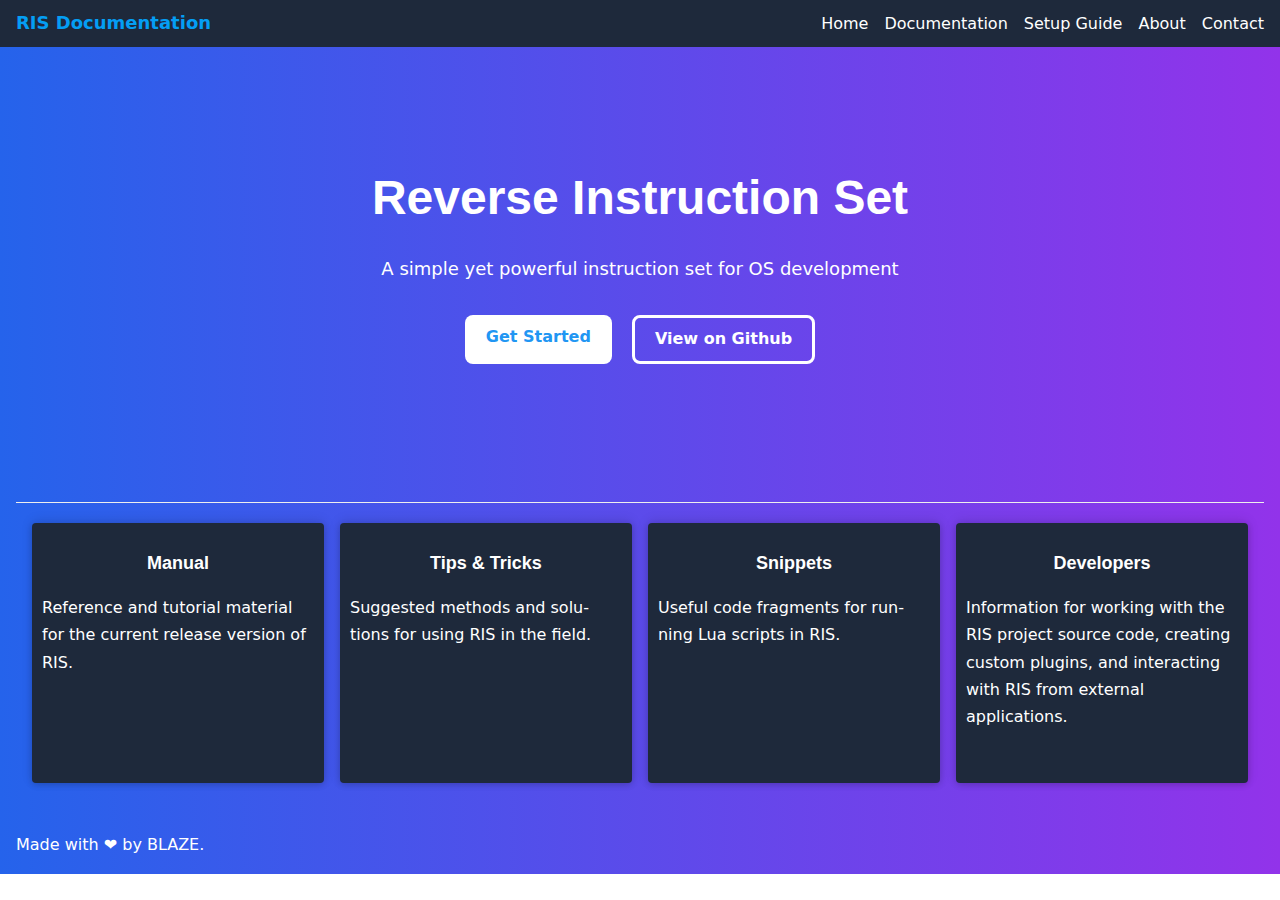
<file: index.html>
<!DOCTYPE html>
<html lang="en">

<head>
    <meta charset="utf-8">
    <meta name="viewport" content="user-scalable=no, width=device-width, initial-scale=0.9, maximum-scale=0.9" />
    <meta itemprop="name" content="RIS Docs" />
    <meta property="og:title" content="RIS Docs" />
    <meta property="og:type" content="website" />
    <meta property="og:locale" content="en_US" />

    <!-- Page title  -->
    <title>RIS Documentation</title>

    <link rel="stylesheet" href="./css/equery.css" />
    <link rel="stylesheet" href="./css/docs.css" />
    <link rel="stylesheet" href="https://fonts.googleapis.com/css?family=Source+Sans+Pro:300,400,600" />
    <link href="https://fonts.googleapis.com/css?family=Nunito:400,700" rel="stylesheet" />
</head>

<body>
    <div class="e-text-white" style="background: rgba(0, 0, 0, 0) linear-gradient(to right, rgb(37 99 235), rgb(146 51 234)) repeat scroll 0% 0% / auto padding-box border-box;font-family: ui-sans-serif, system-ui, sans-serif, 'Apple Color Emoji', 'Segoe UI Emoji', 'Segoe UI Symbol', 'Noto Color Emoji', 'Roboto'">
        <nav class="e-padding e-gray-800">
            <div class="e-flex item-center justify-between e-center">
                <a class="e-large e-bold" href="./" style="font-size: 18px">RIS Documentation</a>
                <div class="e-flex justify-evenly">
                    <a class="e-text-white e-hover-text-gray e-margin-left e-medium" href="./">Home</a>
                    <a class="e-text-white e-hover-text-gray e-margin-left e-medium" href="./manual/">Documentation</a>
                    <a class="e-text-white e-hover-text-gray e-margin-left e-medium" href="./manual#setup/">Setup Guide</a>
                    <a class="e-text-white e-hover-text-gray e-margin-left e-medium" href="./about/">About</a>
                    <a class="e-text-white e-hover-text-gray e-margin-left e-medium" href="./contact/">Contact</a>
                </div>
            </div>
        </nav>
        <header class="e-text-center" style="padding: 100px 20px">
            <h1 class="e-margin-bottom e-bold" style="font-size: 48px;">Reverse Instruction Set</h1>
            <p style="font-size: 18px;margin: 10px 0 30px;">A simple yet powerful instruction set for OS development</p>
            <div class="e-flex justify-center e-gap-2">
                <a href="./manual/" class="btn btn-padding-large e-white e-text-blue e-round-large e-medium" style="font-weight: bolder">Get Started</a>
                <a href="#" class="btn btn-padding-large e-border e-border-white e-text-white e-round-large e-medium" style="font-weight: bolder;border-width: 3px !important">View on Github</a>
            </div>
        </header>
        <div class="container">
            <hr />
            <div class="e-row-padding e-paddig-16 clearfix">
                <div class="e-col l3 m6 e-margin-bottom">
                    <a href="./manual/" class="">
                        <div class="e-card e-round e-text-white e-gray-800 e-hover-shadow-2 e-hover-move-up">
                            <h4 class="e-bold e-hover-text-blue">Manual</h4>
                            <p>Reference and tutorial material for the current release version of RIS.</p>
                        </div>
                    </a>
                </div>
                <div class="e-col l3 m6 e-margin-bottom">
                    <a href="./tips">
                        <div class="e-card e-round e-text-white e-gray-800 e-hover-shadow-2 e-hover-move-up">
                            <h4 class="e-bold e-hover-text-blue">Tips &amp; Tricks</h4>
                            <p>Suggested methods and solutions for using RIS in the field.</p>
                        </div>
                    </a>
                </div>
                <div class="e-col l3 m6 e-margin-bottom">
                    <a href="./snippets/">
                        <div class="e-card e-round e-text-white e-gray-800 e-hover-shadow-2 e-hover-move-up">
                            <h4 class="e-bold e-hover-text-blue">Snippets</h4>
                            <p>Useful code fragments for running Lua scripts in RIS.</p>
                        </div>
                    </a>
                </div>
                <div class="e-col l3 m6 e-margin-bottom">
                    <a href="./developers/">
                        <div class="e-card e-round e-text-white e-gray-800 e-hover-shadow-2 e-hover-move-up">
                            <h4 class="e-bold e-hover-text-blue">Developers</h4>
                            <p>Information for working with the RIS project source code, creating custom plugins, and interacting with RIS from external applications.</p>
                        </div>
                    </a>
                </div>
            </div>
        </div>
        <footer id="footer">
            <div class="container">
                <div class="row">
                    <div class="col-6">Made with ❤ by BLAZE.</div>
                </div>
            </div>
        </footer>
    </div>
</body>

</html>
</file>
<file: css/equery.css>
* {margin: 0;padding: 0;border: 0;font-size: 100%;vertical-align: baseline;}
*, *:before, *:after {-moz-box-sizing: border-box;-webkit-box-sizing: border-box;box-sizing: border-box;}
html {-ms-text-size-adjust: 100%;-webkit-text-size-adjust: 100%}
html {overflow-x: hidden;}
html, body {font-family: open sans,lucida grande,Lucida,Verdana,sans-serif;font-size: 15px;line-height: 1.5;height: 100%;}
body {margin: 0}
body {font-family: "TyponineSans Regular 18", "Lucida Grande", Lucida, Verdana, sans-serif;font-size: 16px;height: auto;line-height: 1.7;}
article, aside, details, figcaption, figure, footer, header, main, menu, nav, section, summary {display: block}
audio, canvas, progress, video {display: inline-block}
center {display: block;text-align: center;}
progress {vertical-align: baseline}
p {hyphens: auto;margin: 1em 0;}
pre {white-space: break-spaces;}
p, pre {width: 100%;}
audio:not([controls]) {display: none;height: 0}
[hidden], template {display: none;}
a {color: inherit;text-decoration: inherit;}
a:active, a:hover {outline-width: 0}
abbr[title] {border-bottom: none;text-decoration: underline;text-decoration: underline dotted}
b {font-weight: bold;}
dfn {font-style: italic}
mark {background: #ff0;color: #000}
small {font-size: 80%}
sub, sup {font-size: 75%;line-height: 0;position: relative;vertical-align: baseline}
sub {bottom: -0.25em}
sup {top: -0.5em}
figure {margin: 1em 40px}
form {border: 3px solid rgb(241, 241, 241);}
img {border-style: none}
img {border-style: none;object-fit: contain;background-color: transparent;}
input[type="comment"] {width: 100%;padding: 12px 20px;margin: 8px 0px;display: inline-block;border: 1px solid rgb(204, 204, 204);box-sizing: border-box;}
input, button, textarea {outline: none;}
input.invalid {background-color: #ffdddd;border: 1px solid #aaaaaa;}
input[type="text"], input[type="password"], input[type="number"] {padding: 12px 20px;border: 1px #767676 solid;margin: 8px 0px;display: inline-block;box-sizing: border-box;width: 100%;}
svg:not(:root) {overflow: hidden;overflow-clip-margin: 0px;}
code, kbd, pre, samp {font-family: monospace, monospace;font-size: 1em}
button:hover {opacity: 0.8;}
ul {display: block;list-style-type: disc;margin-block-start: 1em;margin-block-end: 1em;margin-inline-start: 0px;margin-inline-end: 0px;padding-inline-start: 40px;}
ol {display: block;list-style-type: none;margin-block-end: 1em;margin-inline-start: 0px;margin-inline-end: 0px;padding-inline-start: 40px;}
li {display: list-item;text-align: -webkit-match-parent;}
h1 {font-size: 36px}
h2 {font-size: 30px}
h3 {font-size: 24px}
h4 {font-size: 20px}
h5 {font-size: 18px}
h6 {font-size: 16px}
h1,h2,h3,h4,h5,h6 {font-family: Verdana ,Arial,sans-serif;font-weight: 400;margin: 10px 0;}
hr {box-sizing: content-box;height: 0;overflow: visible}
hr {border: 0;border-top: 1px solid #eee;margin: 20px 0;}
button, input, select, textarea {font: inherit;margin: 0}
input, textarea {font-family: monospace;}
optgroup {font-weight: bold}
button, input {overflow: visible}
button, select {text-transform: none;}
button, html [type=button], [type=reset], [type=submit] {appearance: button;}
button::-moz-focus-inner, [type=button]::-moz-focus-inner, [type=reset]::-moz-focus-inner, [type=submit]::-moz-focus-inner {border-style: none;padding: 0}
button::-moz-focusring, [type=button]::-moz-focusring, [type=reset]:-moz-focusring, [type=submit]::-moz-focusring {outline: 1px dotted ButtonText}
fieldset {border: 1px solid #c0c0c0;margin: 0 2px;padding: .35em .625em .75em}
legend {color: inherit;display: table;max-width: 100%;padding: 0;white-space: normal}
textarea {overflow: auto;resize: none;}
[type=checkbox], [type=radio] {padding: 0}
[type=number]::-webkit-inner-spin-button, [type=number]::-webkit-outer-spin-button {height: auto}
[type=search] {appearance: textfield;outline-offset: -2px}
[type=search]::-webkit-search-cancel-button, [type=search]::-webkit-search-decoration {-webkit-appearance: none}
::-webkit-input-placeholder {color: inherit;opacity: 0.54}
::-webkit-file-upload-button {-webkit-appearance: button;font: inherit}

.e-bold {font-weight: bold !important;}
.e-sans-pro {font-family: "Source Sans Pro", sans-serif !important;}
.e-serif {font-family: serif !important}
.e-center {margin: 0 auto !important;}
.e-text-center {text-align: center !important;margin: 0 auto !important;}
.e-top {z-index: 10;}
.e-bottom {position: fixed;bottom: 0px;}
.e-hide, .e-hidden {display: none !important;}
.e-small {font-size: 12px !important;}
.e-margin {margin: 16px !important}
.e-margin-left {margin-left: 16px !important;}
.e-margin-top {margin-top: 16px !important;}
.e-margin-right {margin-right: 16px !important;}
.e-margin-bottom {margin-bottom: 16px !important;}
.e-margin-none {margin: 0 !important;}
.e-padding {padding: 8px 16px !important;}
.e-padding-left {padding-left: 16px !important;}
.e-padding-top {padding-top: 16px !important;}
.e-padding-right {padding-right: 16px !important;}
.e-padding-bottom {padding-bottom: 16px !important;}
.e-padding-5 {padding: 5px;}
.e-padding-8 {padding: 8px 0px !important}
.e-padding-16 {padding: 16px 0px !important}
.e-padding-32 {padding: 32px 0px !important}
.e-padding-64 {padding: 64px 0px !important;}
.e-grayscale-max, .e-hover-grayscale:hover {filter: grayscale(100%)}
.e-grayscale, .e-grayscale {filter:grayscale(75%)}
.e-grayscale-min, .e-grayscale-min {filter: grayscale(50%)}
.e-hover-move-up:hover {transform: translate(0, -8px);transition: all .3s;}
.e-hover-pop-up:hover {transform: scale(1.2);transition: all .3s}
.e-capitalize {text-transform: capitalize;}
.e-sepia {filter: sepia(75%)}
.e-sepia-max, .e-hover-sepia:hover {filter: sepia(100%)}
.e-sepia-min {filter: sepia(50%)}
.e-border {border: 1px #ccc solid !important;}
.e-border-5 {border-width: 5px !important;}
.e-border-10 {border-width: 5px !important;}
.e-border-15 {border-width: 5px !important;}
.e-border-20 {border-width: 5px !important;}
.e-border-25 {border-width: 5px !important;}
.e-border-50 {border-width: 5px !important;}
.e-left-border {border-left: 1px #ccc solid !important;}
.e-top-border {border-top: 1px #ccc solid !important;}
.e-right-border {border-right: 1px #ccc solid !important;}
.e-bottom-border {border-bottom: 1px #ccc solid !important;}
.e-border-none {border: none !important}
.e-amber,.e-hover-amber:hover {color: #000 !important;background-color: #ffc107 !important}
.e-aqua,.e-hover-aqua:hover {color: #000 !important;background-color: #00ffff !important}
.e-blue,.e-hover-blue:hover {color: #fff !important;background-color: #2196F3 !important}
.e-light-blue,.e-hover-light-blue:hover {color: #000 !important;background-color: #87CEEB !important}
.e-brown,.e-hover-brown:hover {color: #fff !important;background-color: #795548 !important}
.e-cyan,.e-hover-cyan:hover {color: #000 !important;background-color: #00bcd4 !important}
.e-dodgerblue,.e-hover-dodgerblue:hover {color: #fff !important;background-color: #1e90ff !important}
.e-blue-grey,.e-hover-blue-grey:hover,.e-blue-gray,.e-hover-blue-gray:hover {color: #fff !important;background-color: #607d8b !important}
.e-green,.e-hover-green:hover {color: #fff !important;background-color: #059862 !important}
.e-light-green,.e-hover-light-green:hover {color: #000 !important;background-color: #8bc34a !important}
.e-indigo,.e-hover-indigo:hover {color: #fff !important;background-color: #3f51b5 !important}
.e-khaki,.e-hover-khaki:hover {color: #000 !important;background-color: #f0e68c !important}
.e-lime,.e-hover-lime:hover {color: #000 !important;background-color: #cddc39 !important}
.e-orange,.e-hover-orange:hover {color: #000 !important;background-color: #ff9800 !important}
.e-deep-orange,.e-hover-deep-orange:hover {color: #fff !important;background-color: #ff5722 !important}
.e-pink,.e-hover-pink:hover {color: #fff !important;background-color: #e91e63 !important}
.e-purple,.e-hover-purple:hover {color: #fff !important;background-color: #9c27b0 !important}
.e-deep-purple,.e-hover-deep-purple:hover {color: #fff !important;background-color: #673ab7 !important}
.e-red,.e-hover-red:hover {color: #fff !important;background-color: #f44336 !important}
.e-sand,.e-hover-sand:hover {color: #000 !important;background-color: #fdf5e6 !important}
.e-slateblue,.e-slateblue:hover {color: #fff !important;background-color: #6a5acd !important;}
.e-teal,.e-hover-teal:hover {color: #fff !important;background-color: #009688 !important}
.e-tomato,.e-hover-tomato:hover {color: #fff !important;background-color: #ff6347 !important}
.e-yellow,.e-hover-yellow:hover {color: #000 !important;background-color: #ffeb3b !important}
.e-white,.e-hover-white:hover {color: #000 !important;background-color: #fff !important}
.e-black,.e-hover-black:hover {color: #fff !important;background-color: #000 !important}
.e-gray,.e-hover-gray:hover {color: #000 !important;background-color: #9e9e9e !important}
.e-gray-200,.e-hover-gray-200:hover {color: #000 !important;background-color: #9e9e9e !important}
.e-gray-400,.e-hover-gray-400:hover {color: #000 !important;background-color: #9e9e9e !important}
.e-gray-600,.e-hover-gray-600:hover {color: #000 !important;background-color: #9e9e9e !important}
.e-gray-800,.e-hover-gray-800:hover {color: #fff !important;background-color: #1e293b !important}
.e-light-gray,.e-hover-light-gray:hover {color: #000 !important;background-color: #f1f1f1 !important}
.e-dark-gray,.e-hover-dark-gray:hover {color: #fff !important;background-color: #616161 !important}
.e-pale-red,.e-hover-pale-red:hover {color: #000 !important;background-color: #ffdddd !important}
.e-pale-green,.e-hover-pale-green:hover {color: #000 !important;background-color: #ddffdd !important}
.e-pale-yellow,.e-hover-pale-yellow:hover {color: #000 !important;background-color: #ffffcc !important}
.e-pale-blue,.e-hover-pale-blue:hover {color: #000 !important;background-color: #ddffff !important}
.e-text-amber,.e-hover-text-amber:hover {color: #ffc107 !important}
.e-text-aqua,.e-hover-text-aqua:hover {color: #00ffff !important}
.e-text-blue,.e-hover-text-blue:hover {color: #2196F3 !important}
.e-text-light-blue,.e-hover-text-light-blue:hover {color: #87CEEB !important}
.e-text-brown,.e-hover-text-brown:hover {color: #795548 !important}
.e-text-cyan,.e-hover-text-cyan:hover {color: #00bcd4 !important}
.e-text-dodgerblue,.e-hover-text-dodgerblue:hover {color: #1e90ff !important}
.e-text-blue-grey,.e-hover-text-blue-grey:hover,.e-text-blue-gray,.e-hover-text-blue-gray:hover {color: #607d8b !important}
.e-text-green,.e-hover-text-green:hover {color: #059862 !important}
.e-text-light-green,.e-hover-text-light-green:hover {color: #8bc34a !important}
.e-text-indigo,.e-hover-text-indigo:hover {color: #3f51b5 !important}
.e-text-khaki,.e-hover-text-khaki:hover {color: #b4aa50 !important}
.e-text-lime,.e-hover-text-lime:hover {color: #cddc39 !important}
.e-text-orange,.e-hover-text-orange:hover {color: #ff9800 !important}
.e-text-deep-orange,.e-hover-text-deep-orange:hover {color: #ff5722 !important}
.e-text-pink,.e-hover-text-pink:hover {color: #e91e63 !important}
.e-text-purple,.e-hover-text-purple:hover {color: #9c27b0 !important}
.e-text-deep-purple,.e-hover-text-deep-purple:hover {color: #673ab7 !important}
.e-text-red,.e-hover-text-red:hover {color: #f44336 !important}
.e-text-sand,.e-hover-text-sand:hover {color: #fdf5e6 !important}
.e-text-slateblue,.e-hover-text-slateblue:hover {color: #6a5acd !important;}
.e-text-teal,.e-hover-text-teal:hover {color: #009688 !important}
.e-text-tomato,.e-hover-text-tomato:hover {color: #ff6347 !important}
.e-text-yellow,.e-hover-text-yellow:hover {color: #d2be0e !important}
.e-text-white,.e-hover-text-white:hover {color: #fff !important}
.e-text-black,.e-hover-text-black:hover {color: #000 !important}
.e-text-grey,.e-hover-text-grey:hover,.e-text-gray,.e-hover-text-gray:hover {color: #757575 !important}
.e-text-light-grey,.e-hover-text-light-grey:hover,.e-text-light-gray,.e-hover-text-light-gray:hover {color: #f1f1f1 !important}
.e-text-dark-grey,.e-hover-text-dark-grey:hover,.e-text-dark-gray,.e-hover-text-dark-gray:hover {color: #3a3a3a !important}
.e-border-amber,.e-hover-border-amber:hover {border-color: #ffc107 !important}
.e-border-aqua,.e-hover-border-aqua:hover {border-color: #00ffff !important}
.e-border-blue,.e-hover-border-blue:hover {border-color: #2196F3 !important}
.e-border-light-blue,.e-hover-border-light-blue:hover {border-color: #87CEEB !important}
.e-border-brown,.e-hover-border-brown:hover {border-color: #795548 !important}
.e-border-cyan,.e-hover-border-cyan:hover {border-color: #00bcd4 !important}
.e-border-dodgerblue,.e-hover-border-dodgerblue:hover {border-color: #1e90ff !important}
.e-border-blue-grey,.e-hover-border-blue-grey:hover,.e-border-blue-gray,.e-hover-border-blue-gray:hover {border-color: #607d8b !important}
.e-border-green,.e-hover-border-green:hover {border-color: #059862 !important}
.e-border-light-green,.e-hover-border-light-green:hover {border-color: #8bc34a !important}
.e-border-indigo,.e-hover-border-indigo:hover {border-color: #3f51b5 !important}
.e-border-khaki,.e-hover-border-khaki:hover {border-color: #f0e68c !important}
.e-border-lime,.e-hover-border-lime:hover {border-color: #cddc39 !important}
.e-border-orange,.e-hover-border-orange:hover {border-color: #ff9800 !important}
.e-border-deep-orange,.e-hover-border-deep-orange:hover {border-color: #ff5722 !important}
.e-border-pink,.e-hover-border-pink:hover {border-color: #e91e63 !important}
.e-border-purple,.e-hover-border-purple:hover {border-color: #9c27b0 !important}
.e-border-deep-purple,.e-hover-border-deep-purple:hover {border-color: #673ab7 !important}
.e-border-red,.e-hover-border-red:hover {border-color: #f44336 !important}
.e-border-sand,.e-hover-border-sand:hover {border-color: #fdf5e6 !important}
.e-border-slateblue,.e-hover-border-slateblue:hover {border-color: #6a5acd !important;}
.e-border-teal,.e-hover-border-teal:hover {border-color: #009688 !important}
.e-border-tomato,.e-hover-border-tomato:hover {border-color: #ff6347 !important}
.e-border-yellow,.e-hover-border-yellow:hover {border-color: #ffeb3b !important}
.e-border-white,.e-hover-border-white:hover {border-color: #fff !important}
.e-border-black,.e-hover-border-black:hover {border-color: #000 !important}
.e-border-grey,.e-hover-border-grey:hover,.e-border-gray,.e-hover-border-gray:hover {border-color: #9e9e9e !important}
.e-border-light-grey,.e-hover-border-light-grey:hover,.e-border-light-gray,.e-hover-border-light-gray:hover {border-color: #f1f1f1 !important}
.e-border-dark-grey,.e-hover-border-dark-grey:hover,.e-border-dark-gray,.e-hover-border-dark-gray:hover {border-color: #616161 !important}
.e-border-pale-red,.e-hover-border-pale-red:hover {border-color: #ffe7e7 !important}
.e-border-pale-green,.e-hover-border-pale-green:hover {border-color: #e7ffe7 !important}
.e-border-pale-yellow,.e-hover-border-pale-yellow:hover {border-color: #ffffcc !important}
.e-border-pale-blue,.e-hover-border-pale-blue:hover {border-color: #e7ffff !important}
.e-theme-l5 {color:#000 !important; background-color:#f5f7f8 !important}
.e-theme-l4 {color:#000 !important; background-color:#dfe5e8 !important}
.e-theme-l3 {color:#000 !important; background-color:#becbd2 !important}
.e-theme-l2 {color:#000 !important; background-color:#9eb1bb !important}
.e-theme-l1 {color:#fff !important; background-color:#7d97a5 !important}
.e-theme-d1 {color:#fff !important; background-color:#57707d !important}
.e-theme-d2 {color:#fff !important; background-color:#4d636f !important}
.e-theme-d3 {color:#fff !important; background-color:#435761 !important}
.e-theme-d4 {color:#fff !important; background-color:#3a4b53 !important}
.e-theme-d5 {color:#fff !important; background-color:#303e45 !important}
.e-theme-light {color:#000 !important; background-color:#f5f7f8 !important}
.e-theme-dark {color:#fff !important; background-color:#303e45 !important}
.e-theme-action {color:#fff !important; background-color:#303e45 !important}
.e-theme {color:#fff !important; background-color:#607d8b !important}
.e-text-theme {color:#607d8b !important}
.e-border-theme {border-color:#607d8b !important}
.e-hover-theme:hover {color:#fff !important; background-color:#607d8b !important}
.e-hover-text-theme:hover {color:#607d8b !important}
.e-hover-border-theme:hover {border-color:#607d8b !important}
.e-mob-left {float: left !important;}
.e-mob-right {float: right !important;}
.e-container, .e-panel {padding: 0.01em 16px;}
.e-col .e-card h1, .e-col .e-card h2, .e-col .e-card h3, .e-col .e-card h4 {font-family: "Segoe UI", Arial, sans-serif;font-weight: 400;margin: 10px 0px;text-align: center !important;}
.e-col h1, .e-col h4 {font-family: "Segoe UI", Arial, sans-serif;font-weight: 400;margin: 10px 0px;text-align: center !important;}
.e-col .e-card h4 {font-size: 18px;}
.e-medium {font-size: 16px !important;}
.e-large {font-size: 18px !important;}
.e-xlarge {font-size: 24px !important;}
.e-xxlarge {font-size: 36px !important;}
.e-text-grey {color: rgb(58, 58, 58) !important;}
.e-col.e-16 {width: 49.999%;}
.e-mob-card {box-shadow: rgba(0, 0, 0, 0.16) 0px 2px 5px 0px, rgba(0, 0, 0, 0.12) 0px 2px 10px 0px;}
.e-card {box-shadow: rgba(0, 0, 0, 0.16) 0px 2px 5px 0px, rgba(0, 0, 0, 0.12) 0px 2px 10px 0px;padding: 15px 10px;height: 260px !important;width: auto;}
.e-card-2 {box-shadow: 0 4px 8px 0 rgb(0, 0, 0, 0.2);transition: 0.3s;width: 92%;max-width: 300px;}
.e-card-3 {box-shadow: 0 4px 8px 0 rgb(0, 0, 0, 0.2);max-width: 300px;margin: auto;text-align: center;font-family: arial;}
.e-card-4 {box-shadow:0 4px 10px 0 rgba(0,0,0,0.2),0 4px 20px 0 rgba(0,0,0,0.19)}
.e-content {max-width: 980px;margin: auto;}
.e-content.large {max-width: 1200px;}
.e-content.small {max-width: 800px;margin: auto;}
.e-shadow, .e-hover-shadow {box-shadow: rgb(0, 0, 0, 0.16) 0px 2px 4px 0px, rgb(0, 0, 0, 0.12) 0px 2px 10px 0px !important;}
.e-shadow-2, .e-hover-shadow-2 {box-shadow: rgb(0, 0, 0, 0.16) 0px 2px 6px 0px, rgb(0, 0, 0, 0.12) 0px -2px 12px 0px !important;}
.e-shadow-none {box-shadow: none;}
.e-alert {position: fixed;bottom: 0;padding: 20px;z-index: 99999;color: white;opacity: 0.83;transition: opacity 0.6s ease 0s;margin-bottom: 15px;width: 90%;}
.alert-closeBtn {padding-left: 15px;color: white;font-weight: bold;float: right;font-size: 20px;line-height: 18px;cursor: pointer;transition: all 0.3s ease 0s;}
.e-alert-error {background-color: rgb(244, 67, 54);}
.e-table, .e-table-all {border-collapse: collapse;border-spacing: 0;width: 100%;display: table}
.e-table-all {border: 1px solid #ccc;margin: 20px 0;}
.e-bordered tr,.e-table-all tr {border-bottom: 1px solid #ddd}
.e-striped tbody tr:nth-child(even) {background-color: #f1f1f1}
.e-table-all tr:nth-child(odd) {background-color: #fff}
.e-table-all tr:nth-child(even) {background-color: #f1f1f1}
.e-hoverable tbody tr:hover,.e-ul.e-hoverable li:hover {background-color: #ccc}
.e-centered tr th,.e-centered tr td {text-align: center}
.e-table td,.e-table th,.e-table-all td,.e-table-all th {padding: 8px 8px;display: table-cell;text-align: left;vertical-align: top}
.e-table th:first-child,.e-table td:first-child,.e-table-all th:first-child,.e-table-all td:first-child {padding-left: 16px}
.e-bar {width: 100%;overflow: hidden}
.e-center .e-bar {display: inline-block;width: auto}
.e-bar .e-bar-item {padding: 8px 16px;float: left;width: auto;border: none;display: block;outline: 0}
.e-bar .e-dropdown-hover,.e-bar .e-dropdown-click {position: static;float: left}
.e-bar .e-button {white-space: normal}
.e-bar-block .e-bar-item{width: 100%;display: block;padding: 8px 16px;text-align :left;border: none;white-space: normal;float: none;outline: 0}
.e-bar-block.e-center .e-bar-item{text-align:center}
.e-block{display: block;width: 100%;}
.e-block {margin: 0 15px;}
.e-responsive{display: block;overflow-x: auto}
.e-nav {z-index: 5;vertical-align: middle;height: 56px;}
.e-topnav {overflow: hidden;background-color: #333;width: 100%;max-width: 100% !important;box-shadow: 0 2px 5px 0 rgb(0, 0, 0, 0.16%), 0 2px 10px 0 rgb(0, 0, 0, 0.12%);height: auto;}
.e-topnav a {float: left;color: #f2f2f2;text-align: center;padding: 14px 16px;text-decoration: none;font-size: 17px;}
.e-topnav a:hover, .e-topnav a:active {background-color: #ddd !important;color: black !important;}
.e-topnav a.active {background-color: #059862 !important;color: #fff !important;}
.e-topnav .dropdown {float: left;overflow: hidden;}
.e-topnav .dropdown a {border: none;outline: none;padding: 14px 16px;background-color: inherit;font-family: inherit;margin: 0;}
.e-topnav .dropdown-content {display: none;position: absolute;background-color: #333333;width: 200px;margin-top: 56px;box-shadow: 0px 8px 16px 0px rgb(0, 0, 0, 0.2);z-index: 10;}
.e-ul {list-style-type: none;padding: 0;margin: 0;}
.e-ul li {padding: 8px 16px;border-bottom: 1px solid #ddd;}
.e-ul.e-border li:last-child {border-bottom: none}
.e-gap {gap: 10px}
.e-gap-2 {gap: 20px}
.e-gap-3 {gap: 30px}
.e-gap-4 {gap: 40px}
.e-gap-5 {gap: 50px}
.e-panel {margin-top: 16px;margin-bottom: 16px;}
.e-panel .close {position: absolute;right: 25px;top: 0px;color: rgb(19, 19, 19);font-size: 35px;font-weight: bold;}
.e-warning {background-color: #ffdddd;border-left: 6px solid #f44336;}
.e-spinner {width: 64px;margin-left: -32px;z-index: 57;pointer-events: none;background: unset;}
.e-spinner-container {pointer-events: none;width: 100%;padding-bottom: 100%;animation: 1568.24ms linear 0s infinite normal none running e-spinner-rotate;}
.e-spinner-rotator {position: absolute;height: 100%;width: 100%;animation: 5332ms cubic-bezier(0.4, 0, 0.2, 1) 0s infinite normal both running e-spinner-easein;}
.e-spinner-left {position: absolute;inset: 0px 49% 0px 0px;overflow: hidden;}
.e-spinner-left .e-spinner-circle {left: 0%;right: 0px;border-right-color: transparent;animation: 1333ms cubic-bezier(0.4, 0, 0.2, 1) 0s infinite normal both running e-spinner-left-spin;}
.e-spinner-right {position: absolute;inset: 0px 0px 0px 49%;overflow: hidden;}
.e-spinner-right .e-spinner-circle {left: -100%;right: 0px;border-left-color: transparent;animation: 1333ms cubic-bezier(0.4, 0, 0.2, 1) 0s infinite normal both running e-spinner-right-spin;}
.e-spinner-circle {box-sizing: border-box;position: absolute;width: 200%;height: 100%;border-style: solid;border-color: rgb(221, 221, 221) rgb(221, 221, 221) transparent;border-radius: 50%;border-width: 6px;}
.btn-blue {color: rgb(255, 255, 255) !important;background-color: rgb(33, 150, 243) !important;}
.btn-green {color: rgb(255, 255, 255) !important;background-color: rgb(5, 152, 98)  !important;}
.btn-red {color: rgb(255, 255, 255) !important;background-color: rgb(244, 67, 54)  !important;}
.btn-padding-large {padding: 10px 20px !important;}
.e-btn {margin: 5px 5px 5px 0px;font-size: 16px;}
.e-button {border: none;display: inline-block;padding: 8px 16px;vertical-align: middle;overflow: hidden;text-decoration: none;color: inherit;background-color: inherit;text-align: center;cursor: pointer;white-space: nowrap;font-weight: bold;}
.e-button:hover {background-color: rgb(204, 204, 204) !important;color: rgb(255, 255, 255) !important;}
.e-button.active, .btn.active {background-color: #000 !important;color: #fff !important}
.e-sidebar {height: 100%;width: 200px !important;background-color: #fff;position: fixed !important;z-index: 89;overflow: auto;transition: width 0.4s cubic-bezier(0, 0, 0.21, 1.12);border-right: 1px #858585 solid;}
.e-sidebar.fixed {position: fixed;top: 0;}
.e-sidebar-inner {box-shadow: 0 3px 6px rgb(0, 0, 0, 0.16%), 0 3px 6px rgb(0, 0, 0, 0.23);overflow: auto;-webkit-overflow-scrolling: touch;height: calc(100% - 49px);margin-top: 48px;position: relative;width: auto;padding-top: 0;background-color: #f1f1f1;top: 0;}
.e-sidebar-inner-inner {height: 100%;width: 100%;overflow-y: auto;overflow-x: hidden;padding-top: 10px;}
.e-sidebar h2 {font-size: 21px;padding-left: 16px;margin: -4px 0 4px 0;width: 204px;}
.e-sidebar a {font-family: "Segoe UI", Arial, sans-serif;text-decoration: none;display: block;padding: 2px 1px 1px 16px;color: #000;}
.e-sidebar a.active {background-color: #059862;color: #fff}
.e-sidebar a:first-child {width: fit-content;margin-left: auto}
.e-sidebar a:hover, .e-sidenav a:focus {color: #000000;background-color: #cccccc;}
.btn, .e-button {user-select: none;}
.btn {display: inline-block;padding: 6px 12px;margin-bottom: 2px;font-size: inherit;font-weight: 400;line-height: 1.42857143;text-align: center;white-space: nowrap;vertical-align: middle;-ms-touch-action: manipulation;touch-action: manipulation;cursor: pointer;-webkit-user-select: none;-moz-user-select: none;-ms-user-select: none;user-select: none;background-image: none;border: 1px solid transparent;border-radius: 4px;}
.e-disabled,.e-btn:disabled,.e-button:disabled {cursor:not-allowed;opacity:0.3}
.e-disabled *,:disabled * {pointer-events:none}
.e-btn.e-disabled:hover, .e-btn:disabled:hover {box-shadow:none}
.e-badge {background-color:#000;color:#fff;display:inline-block;padding-left:8px;padding-right:8px;text-align:center}
.e-badge {border-radius:50%}
.e-tooltip, .e-display-container {position:relative}
.e-tooltip .e-text {display:none}
.e-tooltip:hover .e-text {display:inline-block}

img.transparent {height: auto;width: 100%;max-width: 500px;}

.image-hover-container {position: relative;}
.img-text-overlay {position: absolute;bottom: 0px;left: 0px;background: rgba(0, 0, 0, 0.5);color: rgb(241, 241, 241);width: 100%;transition: all 0.5s ease 0s;opacity: 0;font-size: 20px;padding: 20px;text-align: center;}
.image-hover-container:hover .img-text-overlay {opacity: 0.8;}
.e-overlay {position: absolute;top: 0;height: 100%;width: 100%;}
.e-overlay-2 {position: relative;top: 0;height: 100%;width: 100%;}
.e-display-relative {position: relative !important;}
.e-circle {border-radius: 100%;}
.e-circle-10 {height: 10px;width: 10px;}
.e-circle-20 {height: 20px;width: 20px;}
.e-circle-30 {height: 30px;width: 30px;}
.e-circle-40 {height: 40px;width: 40px;}
.e-circle-50 {height: 50px;width: 50px;}
.e-circle-60 {height: 60px;width: 60px;}
.e-circle-70 {height: 70px;width: 70px;}
.e-circle-80 {height: 80px;width: 80px;}
.e-circle-90 {height: 90px;width: 90px;}
.e-round-small {border-radius:2px}
.e-round, .e-round-medium {border-radius:4px}
.e-round-large {border-radius:8px}
.e-round-xlarge {border-radius:16px}
.e-round-xxlarge {border-radius:32px}
.e-round-30 {border-radius: 30px;}
.e-round-22 {border-radius: 22px;}
.e-round-16 {border-radius: 16px;}
.e-round-5 {border-radius: 5px;}
.e-top, .e-bottom {position:fixed;width:100%;z-index:1}
.e-top {top:0}
.e-bottom {bottom:0}
.e-overlay {position:fixed;display:none;width:100%;height:100%;top:0;left:0;right:0;bottom:0;background-color:rgba(0,0,0,0.5);z-index:2}
.e-display-topleft {position:absolute;left:0;top:0}
.e-display-topright {position:absolute;right:0;top:0}
.e-display-bottomleft {position:absolute;left:0;bottom:0}
.e-display-bottomright{position:absolute;right:0;bottom:0}
.e-display-middle {position:absolute;top:50%;left:50%;transform:translate(-50%,-50%);-ms-transform:translate(-50%,-50%)}
.e-display-left {position:absolute;top:50%;left:0%;transform:translate(0%,-50%);-ms-transform:translate(-0%,-50%)}
.e-display-right {position:absolute;top:50%;right:0%;transform:translate(0%,-50%);-ms-transform:translate(0%,-50%)}
.e-display-topmiddle {position:absolute;left:50%;top:0;transform:translate(-50%,0%);-ms-transform:translate(-50%,0%)}
.e-display-bottommiddle {position:absolute;left:50%;bottom:0;transform:translate(-50%,0%);-ms-transform:translate(-50%,0%)}
.e-display-container:hover .e-display-hover {display:block}
.e-display-container:hover span.e-display-hover {display:inline-block}
.e-display-hover {display:none}
.e-display-position {position:absolute}
.e-diplay-flex {display: flex;}
.e-ontop {z-index: 999}
.e-container:after, .e-container:before, .e-panel:after, .e-panel:before, .e-row:after, .e-row:before, .e-row-padding:after, .e-row-padding:before, .e-cell-row:before, .e-cell-row:after, .e-clear:after, .e-clear:before, .e-bar:before, .e-bar:after, .e-col:before, .e-col:after, .e-main:before, .e-main:after, .e-main .entry:before, .e-main .entry:after {content: "";display: table;clear: both;}

.e-flex {display: flex}
.e-flex.flex-row {flex-direction: row;}
.e-flex.flex-column {flex-direction: column;}
.e-flex.flex-row-reverse {flex-direction: row-reverse;}
.e-flex.flex-column-reverse {flex-direction: column-reverse;}
.e-flex.flex-nowrap {flex-wrap: nowrap;}
.e-flex.flex-wrap {flex-wrap: wrap;}
.e-flex.align-center {align-content: center;}
.e-flex.align-start {align-content: flex-start;}
.e-flex.align-end {align-content: flex-end;}
.e-flex.align-around {align-content: space-around;}
.e-flex.align-between {align-content: space-between;}
.e-flex.align-stretch {align-content: stretch;}
.e-flex.justify-center {justify-content: center;}
.e-flex.justify-start {justify-content: flex-start;}
.e-flex.justify-end {justify-content: flex-end;}
.e-flex.justify-between {justify-content: space-between;}
.e-flex.justify-around {justify-content: space-around;}
.e-flex.justify-evenly {justify-content: space-evenly;}
.e-flex.item-center {align-items: center;}
.e-flex.item-start {align-items: flex-start;}
.e-flex.item-end {align-items: flex-end;}
.e-flex.item-start {align-items: stretch;}
.e-flex.item-baseline {align-items: baseline;}
.e-flex.flex-column {flex-direction: column}
.e-flex .flex-1 {flex: 1}

.e-example-col {font-family: Consolas, "courier new";font-size: 16px;text-align: left;background-color: hsl(0deg 0% 95%);padding: 1em 16px 10px;margin: 20px 0px;}
.e-example-col {direction: ltr;background: #fff;}
.e-example-col.e-col, .e-content.e-col {float: none !important;}
.e-example-col h1, .e-example-col h2, .e-example-col h3, .e-example-col h4, .e-example-col h5, .e-example-col h6 {text-align: left !important;font-family: "Segoe UI", Arial, sans-serif !important;font-weight: 400 !important;}
.e-example-col.red {background-color: rgb(255, 190, 190);}
.e-example-col.e-example-wrap pre.e-example-line {word-wrap: break-word;white-space: pre-wrap;word-break: normal;}
.e-example {position: relative;overflow: hidden;background: white;}
.e-example {font-family: monospace;max-height: 457px;color: black;direction: ltr;}
.e-example .e-example-copy-btn {position: relative;top: -8px;left: calc(100% - 61px);}
.e-example.light {background-color: rgb(255, 255, 255) !important;}
.e-example.dark {color: rgb(200, 200, 200);background-color: rgb(30, 30, 30) !important;}
.e-example-vscrollbar, .e-example-hscrollbar, .e-example-scrollbar-filler, .e-example-gutter-filler {position: absolute;z-index: 2;display: none;outline: none;}
.e-example-hscrollbar {bottom: 0;left: 0;overflow-y: hidden;overflow-x: scroll;}
.e-example-vscrollbar {right: 0;top: 0;overflow-x: hidden;overflow-y: scroll;}
.e-example .e-example-scroll, .e-example .e-example-sizer, .e-example .e-example-gutter, .e-example .e-example-gutters, .e-example .e-example-linenumber {-moz-box-sizing: content-box;box-sizing: content-box;}
.e-example .e-example-scroll {overflow: auto !important;margin-bottom: -50px;margin-right: -50px;padding-bottom: 50px;height: 100%;outline: none;position: relative;}
.e-example .e-example-sizer {position: relative;border-right: 50px solid transparent;min-height: 100%;}
.e-example .e-example-lines {cursor: text;min-height: 1px;padding: 4px 0;}
.e-example.viewer .e-example-lines {padding: 0px;}
.e-example .e-example-code {outline: none;}
.e-example .e-example-gutter-wrapper {position: absolute;z-index: 2;background: none !important;border: none !important;}
.e-example .e-example-gutter-elt {position: absolute;cursor: default;z-index: 1;user-select: none;}
.e-example .e-example-linenumber {padding: 0 3px 0 5px;min-width: 20px;text-align: right;color: #999;white-space: nowrap;}
.e-example .e-example-line {-moz-border-radius: 0;-webkit-border-radius: 0;border-radius: 0;border-width: 0;background: transparent;font-family: inherit;font-size: inherit;margin: 0;white-space: pre;word-wrap: normal;line-height: inherit;color: inherit;z-index: 1;position: relative;overflow: visible;-webkit-tap-highlight-color: transparent;-webkit-font-variant-ligatures: contextual;font-variant-ligatures: contextual;}
.e-example .e-example-line {padding: 0 4px;}
.e-example .e-example-gutters {border-right: 1px solid #ddd;background-color: #f7f7f7;white-space: nowrap;}
.e-example .e-example-gutters {position: absolute;left: 0;top: 0;min-height: 100%;z-index: 1;}
.e-example.dark .e-example-gutters {background-color: rgb(58, 58, 58) !important;border-right: 1px solid #595959;}
.e-example .e-example-gutter {white-space: normal;height: 100%;display: inline-block;vertical-align: top;margin-bottom: -50px;user-select: none;}
.e-example .e-example-foldgutter {width: .7em;}
.e-example .e-example-iframe {height: auto;}
.e-example .e-example-code pre.e-example-line {min-height: 27px;}
.e-example.light span.e-keyword {color: rgb(0, 136, 85) !important;}
.e-example.light span.e-elemt {color: rgb(17, 119, 0) !important;}
.e-example.light span.e-bracket {color: #999 !important}
.e-example.light span.e-tag {color: rgb(17, 119, 0) !important;}
.e-example.light span.e-attr {color: rgb(0, 0, 204) !important;}
.e-example.light span.stylenae {color: rgb(17, 119, 0) !important;}
.e-example.light span.stylenaeid {color: rgb(51, 0, 170) !important;}
.e-example.light span.stylenaeclass {color: rgb(165, 42, 42) !important;}
.e-example.light span.stylesyn {color: rgb(255, 0, 0) !important;}
.e-example.light span.stylesele {color: rgb(34, 17, 153) !important;}
.e-example.light span.stylecomment, .e-example.light span.htmlcomment {color: rgb(0, 136, 0) !important;}
.e-example.light span.e-comment-cus {color: rgb(170, 85, 0) !important}
.e-example.light span.e-string {color: rgb(170, 17, 17) !important;}
.e-example.light span.txt {color: rgb(0, 0, 0) !important;}
.e-example.light span.txtpy {color: rgb(0, 0, 0) !important;}
.e-example.light span.new {font-weight: 600 !important;}
.e-example.light span.javakeyword {color: rgb(119, 0, 136) !important;}
.e-example.light span.javafuncvoid {color: rgb(0, 0, 255) !important;}
.e-example.light span.javaquot {color: rgb(165, 42, 42) !important;}
.e-example.light span.javacomment {color: rgb(170, 85, 0) !important;}
.e-example.light span.quot {color: rgb(165, 42, 42) !important;}
.e-example.light span.arr {color: rgb(17, 119, 0) !important;}
.e-example.light span.built {color: rgb(51, 0, 170) !important;}
.e-example.light span.e-meta {color: rgb(85, 85, 85) !important;padding: 0px !important;}
.e-example.light span.keyword {color: rgb(119, 0, 136) !important;}
.e-example.light span.cppfuncvoid {color: rgb(0, 0, 255) !important;}
.e-example.light span.phpglobals {color: rgb(218, 165, 32) !important;}
.e-example.light span.e-num {color: rgb(17, 102, 68) !important;}
.e-example.light pre, .e-example.light p {margin: 0px;}
.e-example.dark span.e-elemt {color: rgb(105, 105, 105) !important;}
.e-example.dark span.e-tag {color: rgb(62, 141, 214) !important;}
.e-example.dark span.e-attr {color: rgb(202, 149, 100) !important;}
.e-example.dark span.stylenae {color: rgb(255, 63, 3) !important;}
.e-example.dark span.stylenaeid {color: rgb(67, 131, 156) !important;}
.e-example.dark span.stylenaeclass {color: rgb(214, 168, 0) !important;}
.e-example.dark span.stylesyn {color: rgb(247, 247, 247) !important;}
.e-example.dark span.stylesele {color: rgb(45, 149, 175) !important;}
.e-example.dark span.stylecomment, .e-example.dark span.htmlcomment
.e-example.dark span.javacomment {color: rgb(0, 136, 0) !important;}
.e-example.dark span.txt {color: rgb(171, 178, 191) !important;}
.e-example.dark span.txtpy {color: rgb(0, 0, 0) !important;}
.e-example.dark span.new {font-weight: 600 !important;}
.e-example.dark span.javafunc {color: rgb(119, 0, 136) !important;}
.e-example.dark span.javafuncvoid {color: rgb(255, 0, 0) !important;}
.e-example.dark span.quot {color: rgb(117, 199, 28) !important;}
.e-example.dark span.arr {color: rgb(171, 178, 191) !important;}
.e-example.dark span.built {color: rgb(51, 0, 170) !important;}
.e-example.dark span.meta {color: rgb(238, 238, 238) !important;padding: 0px !important;}
.e-example.dark span.keyword {color: rgb(119, 0, 136) !important;}
.e-example.dark span.cppfunc {color: rgb(0, 136, 85) !important;}
.e-example.dark span.cppfuncvoid {color: rgb(0, 0, 255) !important;}
.e-example.dark pre, .e-example.dark p {margin: 0px;}
.tryit-3 {background-color: #059862;font-size: 18px;border: none;display: inline-block;padding: 8px 16px;vertical-align: middle;overflow: hidden;text-decoration: none;text-align: center;cursor: pointer;white-space: nowrap;color: rgb(255, 255, 255) !important;margin: 6px 0px !important;}

.row-padding {padding: 8px 8px 0px;}
.e-row-padding, .e-row-padding>.e-half, .e-row-padding>.e-third, .e-row-padding>.e-twothird, .e-row-padding>.e-threequarter, .e-row-padding>.e-quarter, .e-row-padding>.e-col {padding: 0 8px;}
.row-padding .e-half, .row-padding .e-third, .row-padding .e-quarter {padding: 0px 8px;}
.e-row .list {width: 120px}
.e-col, .e-col-width, .e-half, .e-third, .e-twothird, .e-thirdquarter, .e-quarter, .third {float: left;width: 100%;transition: margin 0.7s ease-out 0s, width 0.7s ease-out 0s;}
.e-col .l6 .transparent {margin-top: 76px;}
.e-col.l5 {width: 100%;}
.e-col.l6 {float: left;}
.e-col.l6 h1 {font-family: "Segoe UI", Arial, sans-serif;font-weight: 400;font-size: 80px;color: rgb(85, 85, 85);width: 100%;margin: 2px 0px -20px !important;text-align: center !important;}
.e-half a img, .e-third a img {width: 403px;background-color: #fff;}
.e-quarter a img {height: 170px;}
.e-third .img {width: 99%;height: auto;}
.e-third .img a img {height: auto;width: 99%;}
.e-col.s1 {width:8.33333%}
.e-col.s2 {width:16.66666%}
.e-col.s3 {width:24.99999%}
.e-col.s4 {width:33.33333%}
.e-col.s5 {width:41.66666%}
.e-col.s6 {width:49.99999%}
.e-col.s7 {width:58.33333%}
.e-col.s8 {width:66.66666%}
.e-col.s9 {width:74.99999%}
.e-col.s10 {width:83.33333%}
.e-col.s11 {width:91.66666%}
.e-col.s12 {width:99.99999%}

.e-main {margin: auto auto auto 200px;}
.e-main.e-article-main, .e-footer.e-article-footer {margin: auto !important;}
.e-main, #main {transition: margin-left .4s;box-sizing: content-box;}
.e-main #id01, #id02, #id03, #id04 {text-align: center;}
#main {transition: margin-left 0.4s ease-in-out 0s;}
.e-main>h1 {text-align: center;}
#main.e-main .img {cursor: zoom-in;width: auto;height: auto;}
.e-main .item-content {align-items: stretch;display: flex;flex-flow: row wrap;justify-content: center;font-size: 18px;}
.e-main .item-content .e-item {align-items: stretch;display: flex;flex-flow: row nowrap;justify-content: flex-start;flex: 1 1 45%;padding: 0 10px 20px;}
.e-main .item-content .e-item a {position: relative;top: 0;right: 0;bottom: 0;left: 0;display: block;}
.e-main .item-content .e-item.banner a .description {position: absolute;top: 40px;right: auto;bottom: auto;left: 10px;display: inline-block;left: 30px;max-width: 80%;}
.e-main .item-content .e-item.post a .description {font-size: 22px;letter-spacing: 2px;line-height: 1.6;padding: 20px;}
.e-main .item-content .e-item a img-wrapper img {height: 100%;width: 100%;display: block;margin-bottom: 0px;}
.e-main .item-content .e-item a img-wrapper::after {position: absolute;top: 0;right: 0;left: 0;background: rgba(0,0,0,.1);bottom: 0;content: "";opacity: 0;-webkit-transition: opacity .3s;transition: opacity .3s;}
.e-main .parallex {background-attachment: fixed;background-position: center;background-repeat: no-repeat;background-size: cover;}
.e-img img {height: auto;width: auto;min-height: 300px}
.e-footer {background-color: #333;width: 100%;max-width: 100% !important;}
section h1, section h2, section h3, section h4, section h5, section h6 {text-align: left !important;}
#main>.e-col {padding: 16px;}
.e-main .nextprev {width: 100%;height: 44px;margin: 0px 0px 30px;}
.e-main .nextprev a {box-shadow: none;border: none;display: inline-block;padding: 8px 16px;vertical-align: middle;overflow: hidden;text-decoration: none;color: inherit;background-color: inherit;text-align: center;cursor: pointer;white-space: nowrap;margin-bottom: 3px;}
.e-main .prev {float: left;box-shadow: none;background-color: #059862 !important;color: #fff !important;border-color: #04AA6D;font-size: 18px;font-family: 'Source Sans Pro', sans-serif;padding-left: 19px;padding-right: 19px;border-radius: 5px;}
.e-main .next {float: right;box-shadow: none;background-color: #059862 !important;color: #fff !important;border-color: #04AA6D;font-size: 18px;font-family: 'Source Sans Pro', sans-serif;padding-left: 19px;padding-right: 19px;border-radius: 5px;}
.e-main .prev:hover, .e-main .next:hover {box-shadow: rgba(0, 0, 0, 0.2) 0px 8px 16px 0px, rgba(0, 0, 0, 0.19) 0px 6px 20px 0px;}
.e-select select {display: none}
.e-selected::after {position: relative;content: "";top: 14px;right: -140px;width: 0;height: 0;border: 6px solid transparent;border-color: #5F6368 transparent transparent transparent;}
.e-selected.e-select-arrow-active::after {position: relative;content: "";top: -8px;right: -140px;width: 0;height: 0;border: 6px solid transparent;border-color: transparent transparent #5F6368 transparent;}
.e-selected {color: #202124;background-color: #f1f3f4;border-radius: 5px;padding: 8px 16px;cursor: pointer;user-select: none;width: 200px;cursor: pointer;font-family: inherit;font-size: inherit;line-height: inherit;max-width: 100%;outline: none;padding-bottom: 6px;padding-inline-end: 21px;padding-inline-start: 8px;padding-top: 6px;}
.e-selected:focus {box-shadow: 0 0 2px 0 rgb(26, 115, 232, 0.40);}
.e-select-item {position: absolute;z-index: 99;width: 200px;box-shadow: 0 0 2px 0 #000}
.e-select-item div {width: 100%;color: #202124;padding: 8px 16px;border: 1px solid transparent;border-color: transparent transparent rgba(0, 0, 0, 0.1) transparent;cursor: pointer;user-select: none;background-color: #f1f3f4;}
.e-select-item .e-same-as-selected {background-color: rgba(255, 255, 255, 0.08)}
.e-select-item div:hover {background-color: rgba(255, 255, 255, 0.08)}
.e-select-item.e-select-hidden {display: none;}
.e-input-base-root {color: #fff;cursor: text;display: inline-flex;position: relative;font-size: 1rem;box-sizing: border-box;align-items: center;font-family: "Roboto", "Helvetica", "Arial", sans-serif;font-weight: 400;line-height: 1.1876em;letter-spacing: 0.00938em;margin-bottom: 10px;}
.e-input-base-input {font: inherit;color: currentColor;width: 100%;border: 0;height: 1.1876em !important;margin: 0 !important;display: block !important;padding: 6px 0 7px !important;min-width: 0;background: none;box-sizing: content-box;animation-name: mui-auto-fill-cancel;-webkit-tap-highlight-color: transparent;}
.e-input-root {padding: 18.5px 14px !important;}
.e-snackbar {visibility: hidden;min-width: 250px;margin-left: -125px;background-color: #333;color: #fff;text-align: center;border-radius: 2px;padding: 16px;position: fixed;z-index: 9999999;left: 50%;bottom: 30px;}
.e-snackbar.show {visibility: visible !important;-webkit-animation: fadeinsnack 0.5s, fadeoutsnack 0.5s 2.5s;animation: fadeinsnack 0.5s, fadeoutsnack 0.5s 2.5s;}
.e-snackbar.show:before {content: '';height: 5px;width: 100%;animation: width 0.5s;-webkit-animation: width 0.5s;}
.e-slide-in {transition: width cubic-bezier(0.95, 0, 0.01, 1.01) 0.5s;}
.e-note {background-color: #ffffcc;border-left: 6px solid #ffeb3b}
.e-warning {background-color: #ffdddd;border-left: 6px solid #f44336}
.e-info {background-color: #ddffdd;border-left: 6px solid #059862}
.e-intro {font-size: 16px}
.e-img-magnifier-glass {border: 3px solid #000;border-radius: 50%;cursor: none;width: 100px;height: 100px;}
.e-codespan, .codespan {color: crimson;background-color: rgb(241, 241, 241);padding-left: 4px;padding-right: 4px;font-size: 14px;}
.dragable {position: absolute;}
.ic-dragable {position: relative}
hr[id^="ez-insert-after-placeholder"] {margin-top: 0}

.modal input[type="text"], input[type="password"], .comment-form input[type="text"], input[type="password"], input[type="number"], textarea {margin: 8px auto 8px;width: 100%;}
.comment-form input[type="submit"] {background-color: rgb(5, 152, 98);color: white;padding: 12px 20px;border: none rgb(255, 99, 71);cursor: pointer;}
input[type="submit"]:hover {box-shadow: 0 1px 6px #000}
.cancelbtn {width: auto;padding: 10px 18px;background-color: rgb(244, 67, 54);}
.imgcontainer {text-align: center;margin: 24px 0px 12px;}
img.avatar {width: 40%;border-radius: 50%;}
.container {padding: 16px;}
span.psw {float: right;padding-top: 16px;}
span.qsw {float: left;padding-top: 16px;}
.modal {display: none;position: fixed;z-index: 9999;left: 0px;top: 0px;height: 100%;width: 100%;overflow: auto;background-color: rgba(0, 0, 0, 0.4);padding-top: 29px;margin-bottom: 20px;animation: fadeIn;transition: all 0.7s;}
.modal-content {border: 1px solid rgb(136, 136, 136);width: 80%;background-color: rgb(254, 254, 254);animation-duration: 1s;animation-name: fadeIn;}
#search-d01 .close {position: fixed;right: 25px;top: 0px;color: rgb(241, 241, 241);font-size: 35px;font-weight: bold;}
#search-d01 .close:focus, #search-d01 .close:hover {color: red;cursor: pointer;}
.animate {animation: 0.6s ease 0s 1 normal none running animatezoom;box-shadow: black 0px 0px 20px 14px;}
.modal-content {margin: auto;display: block;width: 80%;max-width: 700px;}
#imageModal .modal-content {max-width: 92%;height: 90%;box-shadow: rgba(0, 0, 0, 0.12) 0px 1px 3px, rgba(0, 0, 0, 0.24) 0px 1px 2px;}
#imgModal {padding: 20px;height: calc(100% - 45px);width: 100%;margin: auto;cursor: default !important;}
.caption {margin: auto;display: block;width: 80%;max-width: 700px;text-align: center;color: rgb(204, 204, 204);padding: 10px 0px;height: 70px;font-size: 26px;}
.caption {animation-name: zoom;animation-duration: 0.6s;}
.close:hover, .close:focus {color: rgb(187, 187, 187);text-decoration: none;cursor: pointer;}
.article-modal {padding: 8px;}
.article-modal article {box-shadow: rgba(0, 0, 0, 0.12) 0px 1px 3px, rgba(0, 0, 0, 0.24) 0px 1px 2px;max-width: 500px;margin-top: 0px;margin-right: auto;margin-left: auto;margin-bottom: 8px !important;}
.article-modal article .img, .article-modal article .author-block, .article-modal article .info-grid {float: left;width: 100%;}
.article-modal article a .author-block {color: rgb(185, 185, 185);}
.article-modal article a .info-grid {float: left;color: rgb(105, 105, 105);}
.article-container {max-width: 300px;padding-top: 16px;height: 403px;}
.article-container img {max-width: 255px;max-height: 200px;width: 100%}
.post-header {margin-bottom: 0px;color: rgb(202, 202, 202);text-transform: uppercase;}
.p-line {height: 10px;background-color: rgb(202, 202, 202);}
.post-form {border: none;}
.img-container-right img, .img-container img {border-radius: 50%;}
@media only screen and (max-width: 700px) {
  .modal-content {width: 100%;}
}
@media only screen and (max-width: 300px) {
  span.psw {display: block;float: none;}
  span.qsw {display: block;float: none;}
  .cancelbtn {width: 100%;}
}
.e-animate-fading {animation: fading 10s infinite}
@keyframes fading {
  0% {opacity:0}
  50% {opacity:1}
  100% {opacity:0}
}
.e-animate-opacity {animation: opac 0.8s}
@keyframes opac {
  from {opacity:0}
  to {opacity:1}
}
.e-animate-top {position:relative;animation:animatetop 0.4s}
@keyframes animatetop {
  from {top:-300px;opacity:0}
  to {top:0;opacity:1}
}
.e-animate-left {position:relative;animation:animateleft 0.4s}
@keyframes animateleft {
  from {left:-300px;opacity:0}
  to {left:0;opacity:1}
}
.e-animate-right {position:relative;animation:animateright 0.4s}
@keyframes animateright {
  from {right:-300px;opacity:0}
  to {right:0;opacity:1}
}
.e-animate-bottom {position:relative;animation:animatebottom 0.4s}
@keyframes animatebottom {
  from {bottom:-300px;opacity:0}
  to {bottom:0;opacity:1}
}
.e-animate-zoom {animation:animatezoom 0.6s}
@keyframes animatezoom {
  from {transform:scale(0)}
  to{transform:scale(1)}
}
.e-animate-input {transition:width 0.4s ease-in-out}
.e-animate-input:focus {width:100%!important}
.e-opacity, .e-hover-opacity:hover {opacity:0.60}
.e-opacity-off, .e-hover-opacity-off:hover {opacity:1}
.e-opacity-max {opacity:0.25}
.e-opacity-min {opacity:0.75}

@-webkit-keyframes fadeinsnack {
  from {bottom: 0;opacity: 0;}
  to {bottom: 30px;opacity: 1;}
}

@keyframes fadeinsnack {
  from {bottom: 0;opacity: 0;}
  to {bottom: 30px;opacity: 1;}
}

@-webkit-keyframes fadeoutsnack {
  from {bottom: 30px;opacity: 1;}
  to {bottom: 0;opacity: 0;}
}

@keyframes fadeoutsnack {
  from {bottom: 30px;opacity: 1;}
  to {bottom: 0;opacity: 0;}
}

@keyframes fadeout {
    from {opacity: 1;}
    to {opacity: 0;}
}

@-webkit-keyframes fadeout {
    from {opacity: 1;}
    to {opacity: 0;}
}

@keyframes fadein {
    from {opacity: 0;}
    to {opacity: 1;}
}

@-webkit-keyframes fadein {
    from {opacity: 0;}
    to {opacity: 1;}
}

@keyframes e-spinner-left-spin {
  0% {transform: rotate(130deg);}
  50% {transform: rotate(-5deg);}
  100% {transform: rotate(130deg);}
}
@-webkit-keyframes e-spinner-left-spin {
  0% {transform: rotate(130deg);}
  50% {transform: rotate(-5deg);}
  100% {transform: rotate(130deg);}
}
@keyframes e-spinner-right-spin {
  0% {transform: rotate(-130deg);}
  50% {transform: rotate(5deg);}
  100% {transform: rotate(-130deg);}
}
@-webkit-keyframes e-spinner-right-spin {
  0% {transform: rotate(-130deg);}
  50% {transform: rotate(5deg);}
  100% {transform: rotate(-130deg);}
}
@keyframes e-spinner-easein {
  12.5% {transform: rotate(135deg);}
  25% {transform: rotate(270deg);}
  37.5% {transform: rotate(405deg);}
  50% {transform: rotate(540deg);}
  62.5% {transform: rotate(675deg);}
  75% {transform: rotate(810deg);}
  87.5% {transform: rotate(945deg);}
  100% {transform: rotate(1080deg);}
}
@-webkit-keyframes e-spinner-easein {
  12.5% {transform: rotate(135deg);}
  25% {transform: rotate(270deg);}
  37.5% {transform: rotate(405deg);}
  50% {transform: rotate(540deg);}
  62.5% {transform: rotate(675deg);}
  75% {transform: rotate(810deg);}
  87.5% {transform: rotate(945deg);}
  100% {transform: rotate(1080deg);}
}
@keyframes e-spinner-rotate {
  0% {transform: rotate(0deg);}
  100% {transform: rotate(360deg);}
}
@-webkit-keyframes e-spinner-rotate {
  0% {transform: rotate(0deg);}
  100% {transform: rotate(360deg);}
}
@-webkit-keyframes animatezoom {
  0% {transform: scale(0);}
  100% {transform: scale(1);}
}
@keyframes animatezoom {
  0% {transform: scale(0);}
  100% {transform: scale(1);}
}
@-webkit-keyframes zoom {
  0% {transform: scale(0);}
  100% {transform: scale(1);}
}
@keyframes zoom {
  0% {transform: scale(0);}
  100% {transform: scale(1);}
}
@-webkit-keyframes moveup {
  0% {transform: translateY(85px);}
  100% {transform: translateY(0px);}
}
@keyframes moveup {
  0% {transform: translateY(85px);}
  100% {transform: translateY(0px);}
}
 @-webkit-keyframes scrollUp {
  0% {transform: translateY(100%);}
  100% {transform: translateY(0px);}
}
@keyframes scrollUp {
  0% {transform: translateY(100%);}
  100% {transform: translateY(0px);}
}
@keyframes width {
  0% {width: 0%;}
  100% {transform: translateY(0px);}
}
 @-webkit-keyframes width {
  0% {transform: translateY(100%);}
  100% {transform: translateY(0px);}
}
@media (min-width: 850px) {
  .e-col.m1 {width: 8.33333%}
  .e-col.m2 {width: 16.66666%}
  .e-col.m3, .e-quarter {width: 24.99999%}
  .e-col.m4, .e-third {width: 33.33333%}
  .e-col.m5 {width: 41.66666%}
  .e-col.m6, .e-half {width: 49.99999%;}
  .e-col.m7 {width: 58.33333%}
  .e-col.m8, .e-twothird {width: 66.66666%}
  .e-col.m9, .e-threequarter {width: 74.99999%}
  .e-col.m10 {width: 83.33333%}
  .e-col.m11 {width: 91.66666%}
  .e-col.m12 {width: 99.99999%}
  #main.e-main .item-content .e-item.banner a .description {top: 20px;}
  #main.e-main .item-content .e-item.post a .description {font-size: 3.05981vw;}
}
@media (min-width: 993px) {
  .e-col.l1 {width: 8.33333%}
  .e-col.l2 {width: 16.66666%}
  .e-col.l3 {width: 24.99999%}
  .e-col.l4 {width: 33.33333%}
  .e-col.l5 {width: 41.66666%}
  .e-col.l6 {width: 49.99999%}
  .e-col.l7 {width: 58.33333%}
  .e-col.l8 {width: 66.66666%}
  .e-col.l9 {width: 74.99999%}
  .e-col.l10 {width: 83.33333%}
  .e-col.l11 {width: 91.66666%}
  .e-col.l12 {width: 99.99999%}
  .e-collapse {display: block !important;width: initial;}
  .e-collapse-width {width: initial;}
  .e-hide-large {display: none !important;}
}

@media (max-width:992px) and (min-width:601px) {
  .e-hide-medium {display:none!important;}
}

@media (max-width: 993px) {
  .e-main, .e-footer {margin-left: 0px !important;margin-right: 0px !important;}
  .e-collapse {display: none;}
  .e-collapse-width {width: 0px !important;}
  .e-hide-large {display: block;}
}

@media (max-width:700px) {
  .e-hide-small {display:none!important;}
}
</file>
<file: css/docs.css>
:root {color-scheme: light dark;--color-blue: #049EF4;--text-color: #444;--font-size: 16px;--line-height: 26px;--border-style: 1px solid #E8E8E8;--panel-width: 200px;--page-padding: 24px;--max-width: 760px;--icon-size: 20px;}
@media (prefers-color-scheme: dark) {
    :root {	--text-color: #bbb;--border-style: 1px solid #444;}
}
@font-face {font-family: 'Roboto Mono';src: local('Roboto Mono'), local('RobotoMono-Regular'), url('../files/RobotoMono-Regular.woff2') format('woff2');font-style: normal;font-weight: 400;}
@font-face {font-family: 'Inter';font-style: normal;font-weight: 400;src: local('Inter-Regular'), url("../files/Inter-Regular.woff2?v=3.6") format("woff2");}
@font-face {font-family: 'Inter';font-style: normal;font-weight: 600;src: local('Inter-SemiBold'), url("../files/Inter-SemiBold.woff2?v=3.6") format("woff2");}
html {font-family: 'Inter', sans-serif;font-size: var(--font-size);line-height: var(--line-height);}
body {color: var(--text-color);tab-size: 4;overflow: auto;word-break: break-word;}
body.rtl h1, body.rtl h2, body.rtl h3, body.rtl h4, body.rtl p, body.rtl ul, body.rtl ol, body.rtl table {direction: rtl !important;}
body.rtl code {direction: ltr !important;}
a {color: var(--color-blue);cursor: pointer;text-decoration: none;}
#panel {border-right: var(--border-style) !important}
#header {border-bottom: var(--border-style)}
#content a {color: var(--text-color) !important;}
#content a:hover {color: var(--color-blue) !important}
</file>
